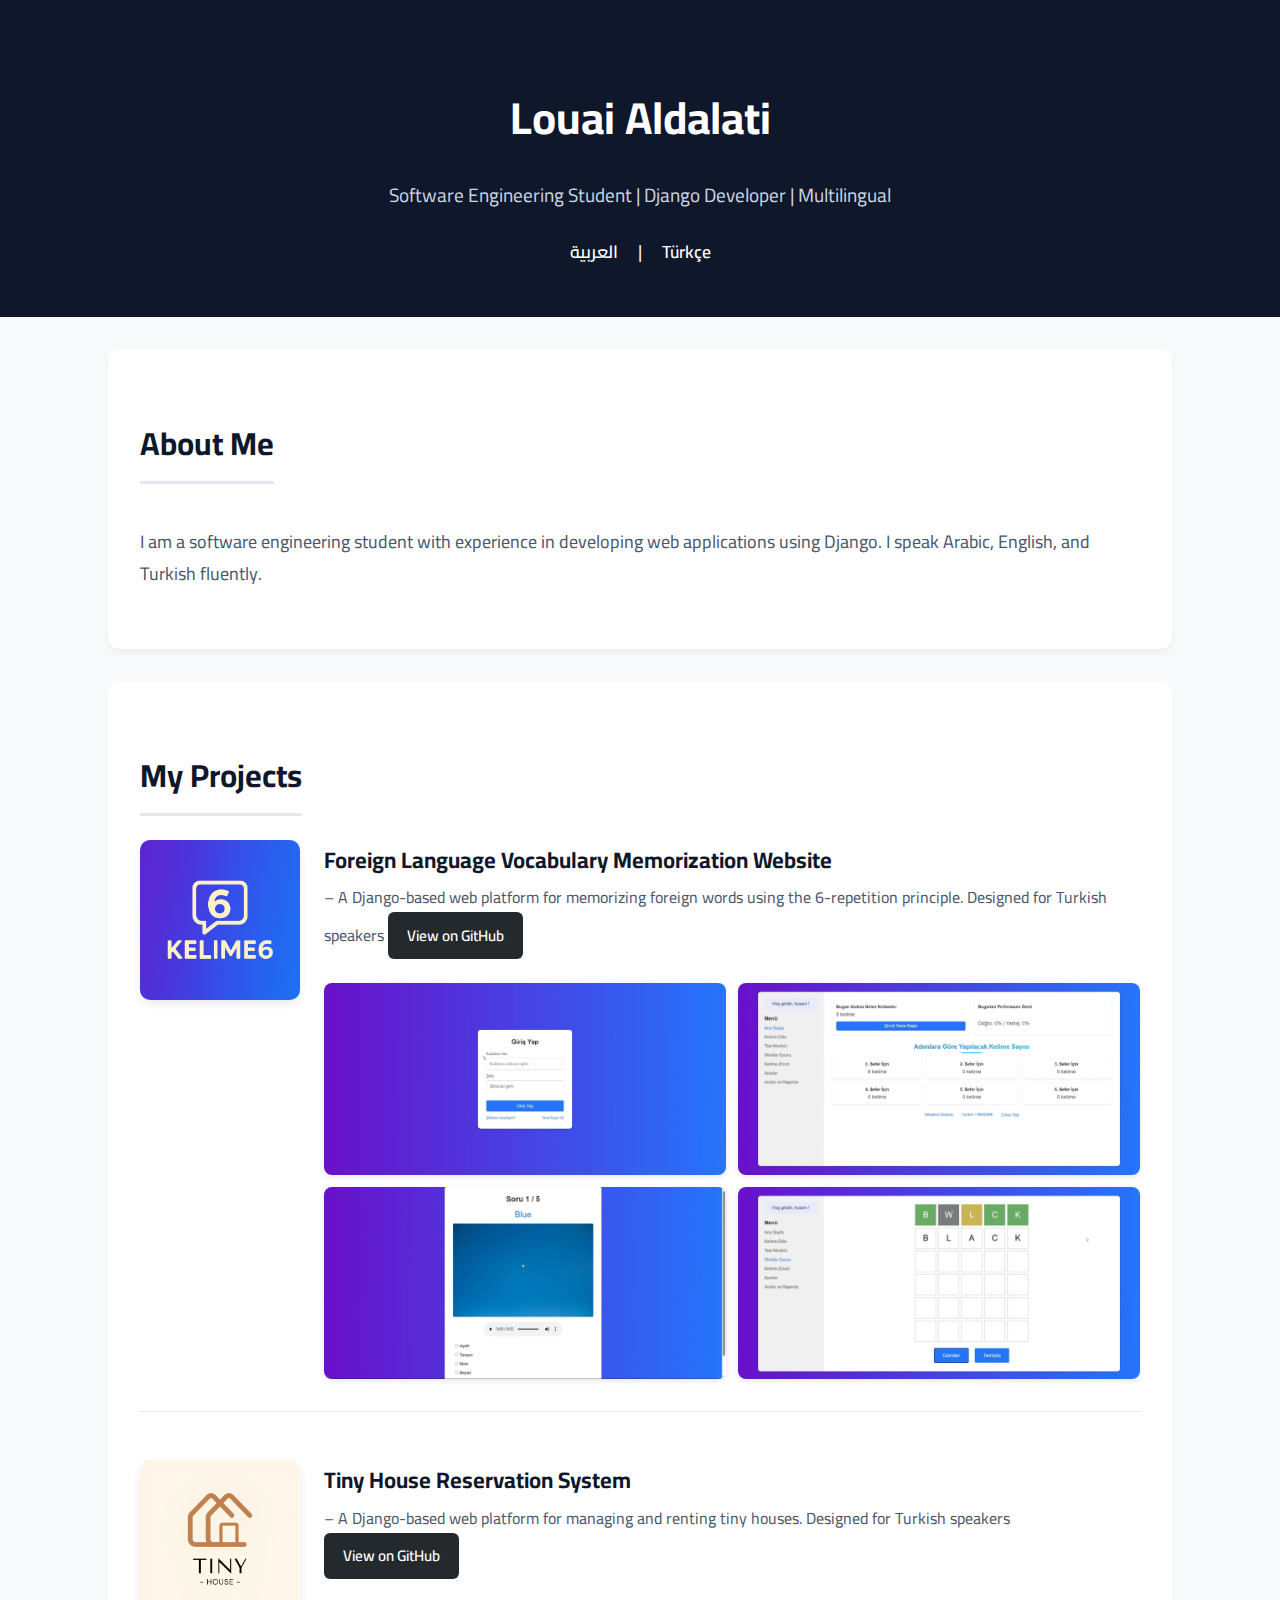
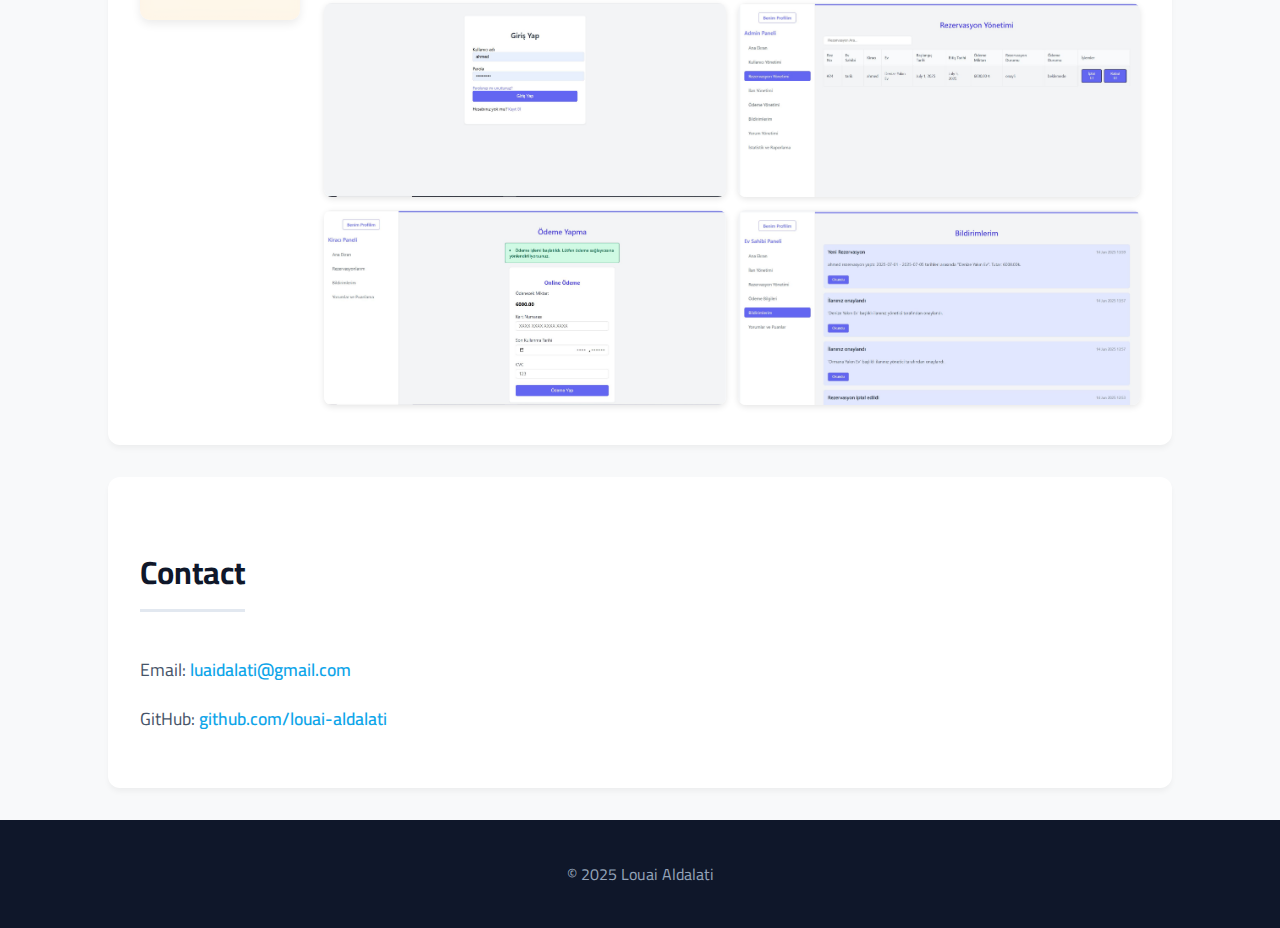
<file: index.html>
<!DOCTYPE html>
<html lang="en">
<head>
    <meta charset="UTF-8">
    <meta name="viewport" content="width=device-width, initial-scale=1.0">
    <title>Louai Aldalati – Software Engineer</title>
    <link rel="stylesheet" href="styles.css">
</head>
<body>
    <header>
        <h1>Louai Aldalati</h1>
        <p>Software Engineering Student | Django Developer | Multilingual</p>
        <nav>
            <a href="index_ar.html">العربية</a> |
            <a href="index_tr.html">Türkçe</a>
        </nav>
    </header>

    <section class="about">
        <h2>About Me</h2>
        <p>I am a software engineering student with experience in developing web applications using Django. I speak Arabic, English, and Turkish fluently.</p>
    </section>

    <section class="projects">
        <h2>My Projects</h2>
        <ul>
            <li class="project-item">
                <div class="project-logo">
                    <img src="images/kelime6/kelime6-logo.png" alt="Logo for Word Memorization Game">
                </div>
                <div class="project-content">
                    <strong>Foreign Language Vocabulary Memorization Website</strong> – A Django-based web platform for memorizing foreign words using the 6-repetition principle. Designed for Turkish speakers  
                    <a href="https://github.com/louai-aldalati/kelime6" target="_blank">View on GitHub</a>
                    <div class="project-media">
                        <img src="images/kelime6/kelime6-1.png" alt="Word Game Screenshot 1">
                        <img src="images/kelime6/kelime6-2.png" alt="Word Game Screenshot 2">
                        <img src="images/kelime6/kelime6-3.png" alt="Word Game Screenshot 3">
                        <img src="images/kelime6/kelime6-4.png" alt="Word Game Screenshot 4">
                    </div>
                </div>
            </li>

            <li class="project-item">
                <div class="project-logo">
                    <img src="images/tinyhouse/tinyhouse-logo.png" alt="Logo for Tiny House Reservation">
                </div>
                <div class="project-content">
                    <strong>Tiny House Reservation System</strong> – A Django-based web platform for managing and renting tiny houses. Designed for Turkish speakers
                    <a href="https://github.com/louai-aldalati/tinyhouse" target="_blank">View on GitHub</a>
                    <div class="project-media">
                        <img src="images/tinyhouse/tinyhouse-1.png" alt="Tiny House Screenshot 1">
                        <img src="images/tinyhouse/tinyhouse-2.png" alt="Tiny House Screenshot 2">
                        <img src="images/tinyhouse/tinyhouse-3.png" alt="Tiny House Screenshot 3">
                        <img src="images/tinyhouse/tinyhouse-4.png" alt="Tiny House Screenshot 4">
                    </div>
                </div>
            </li>
            
            <!-- يمكنك إضافة المزيد -->
        </ul>
    </section>

    <section class="contact">
        <h2>Contact</h2>
        <p>Email: <a href="mailto:luaidalati@gmail.com">luaidalati@gmail.com</a></p>
        <p>GitHub: <a href="https://github.com/louai-aldalati" target="_blank">github.com/louai-aldalati</a></p>
    </section>

    <footer>
        <p>&copy; 2025 Louai Aldalati</p>
    </footer>
</body>
</html>
</file>
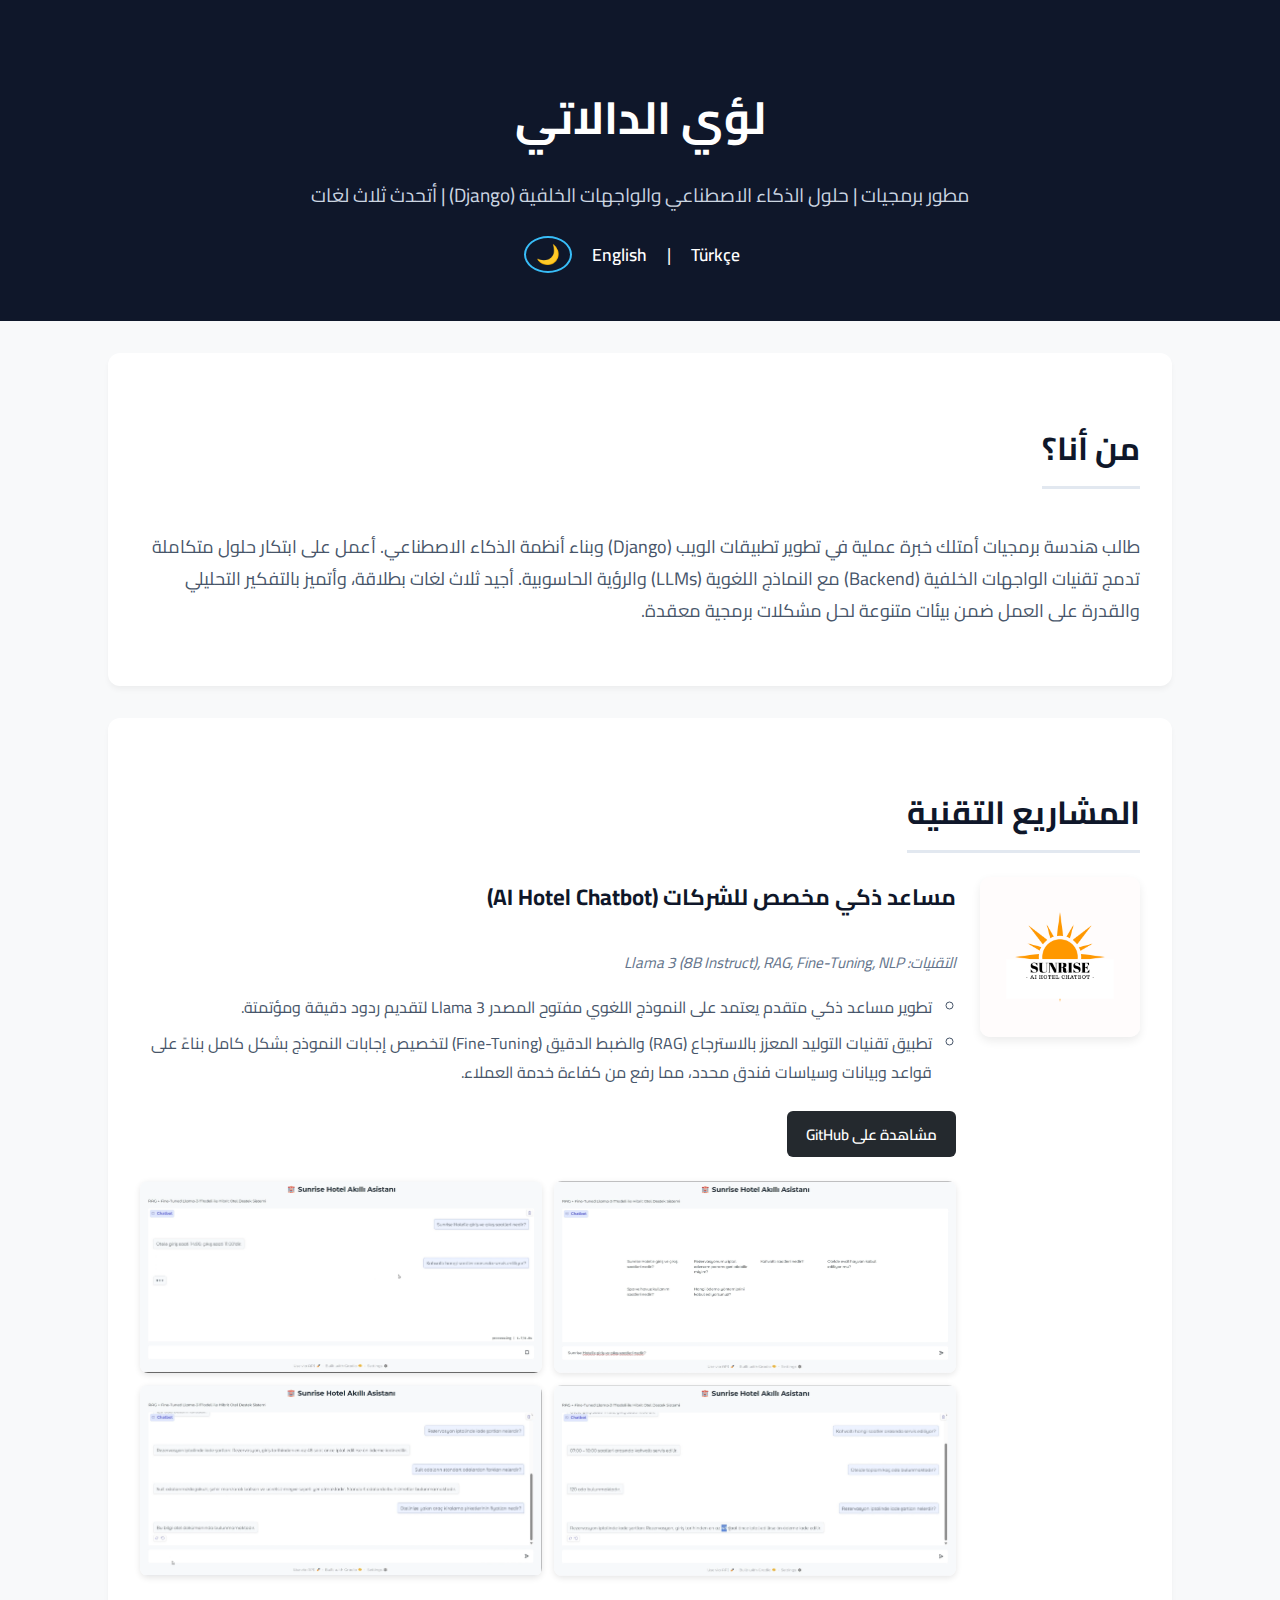
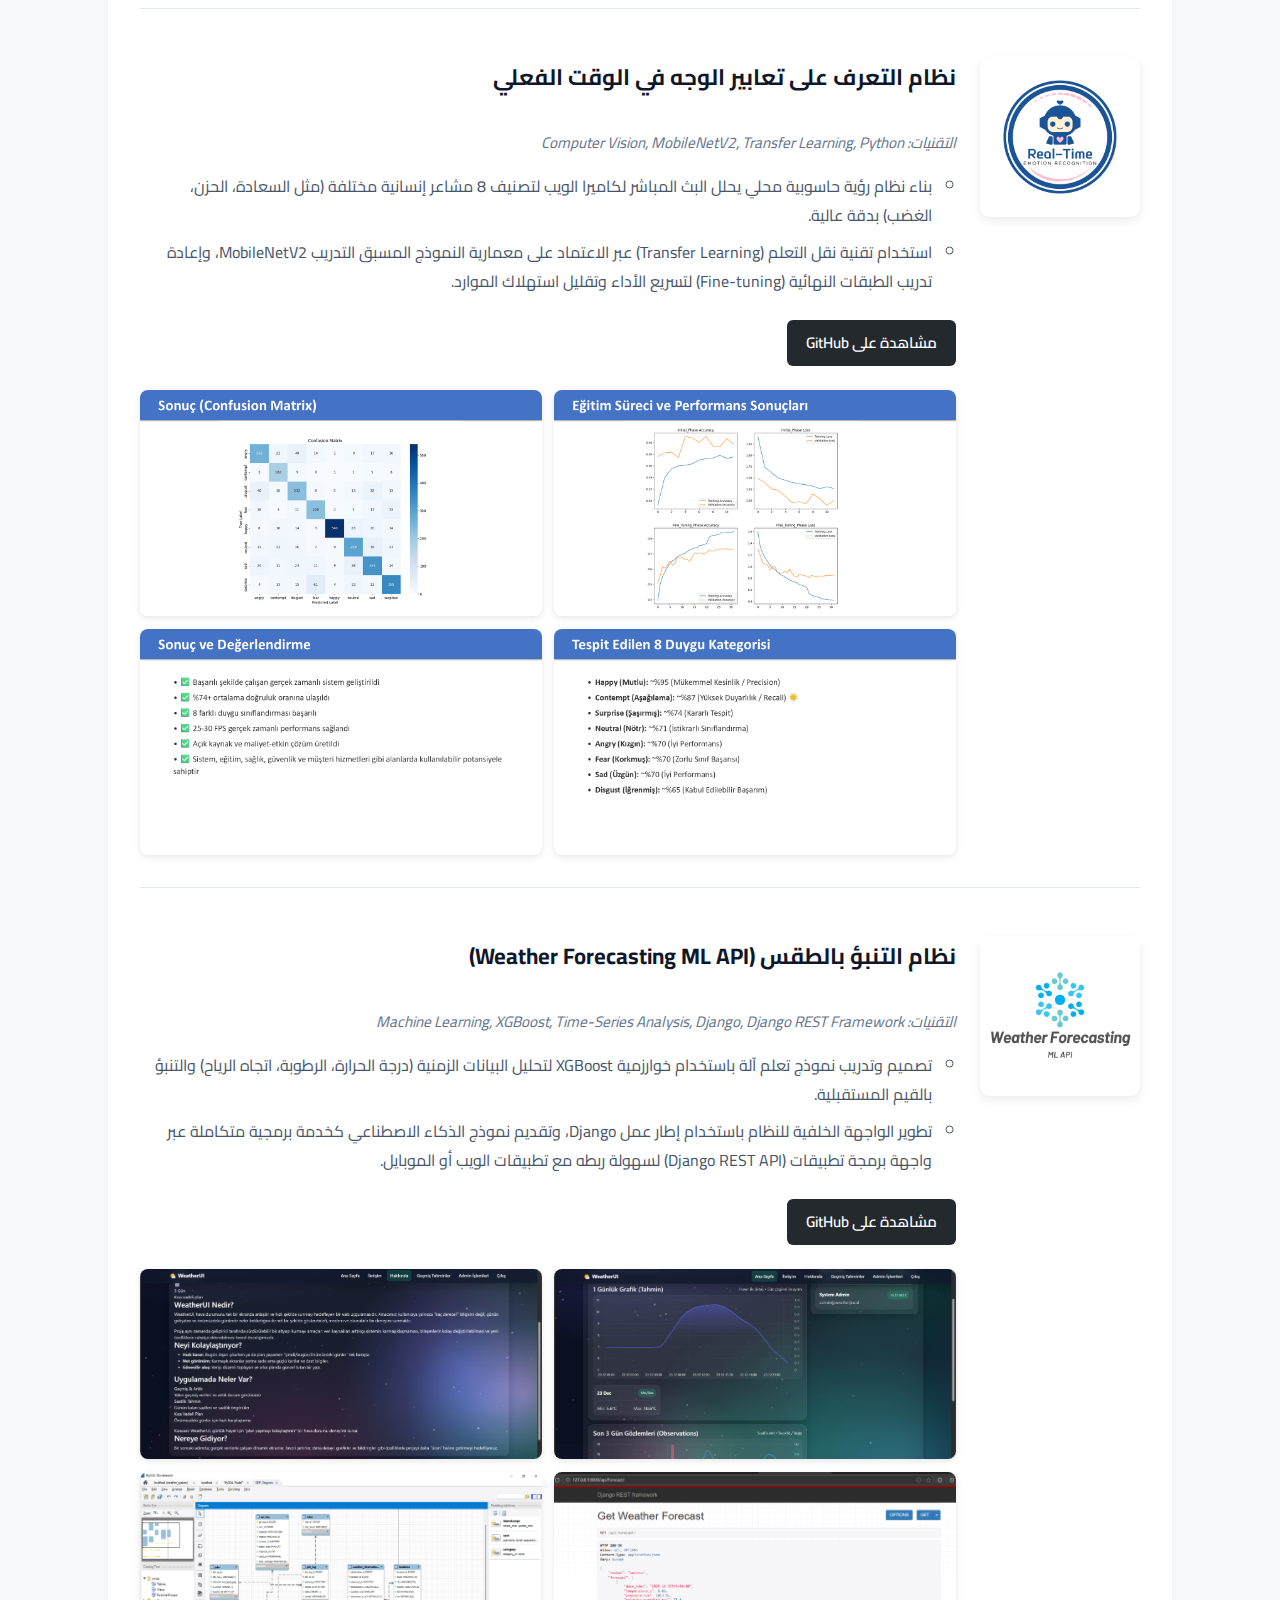
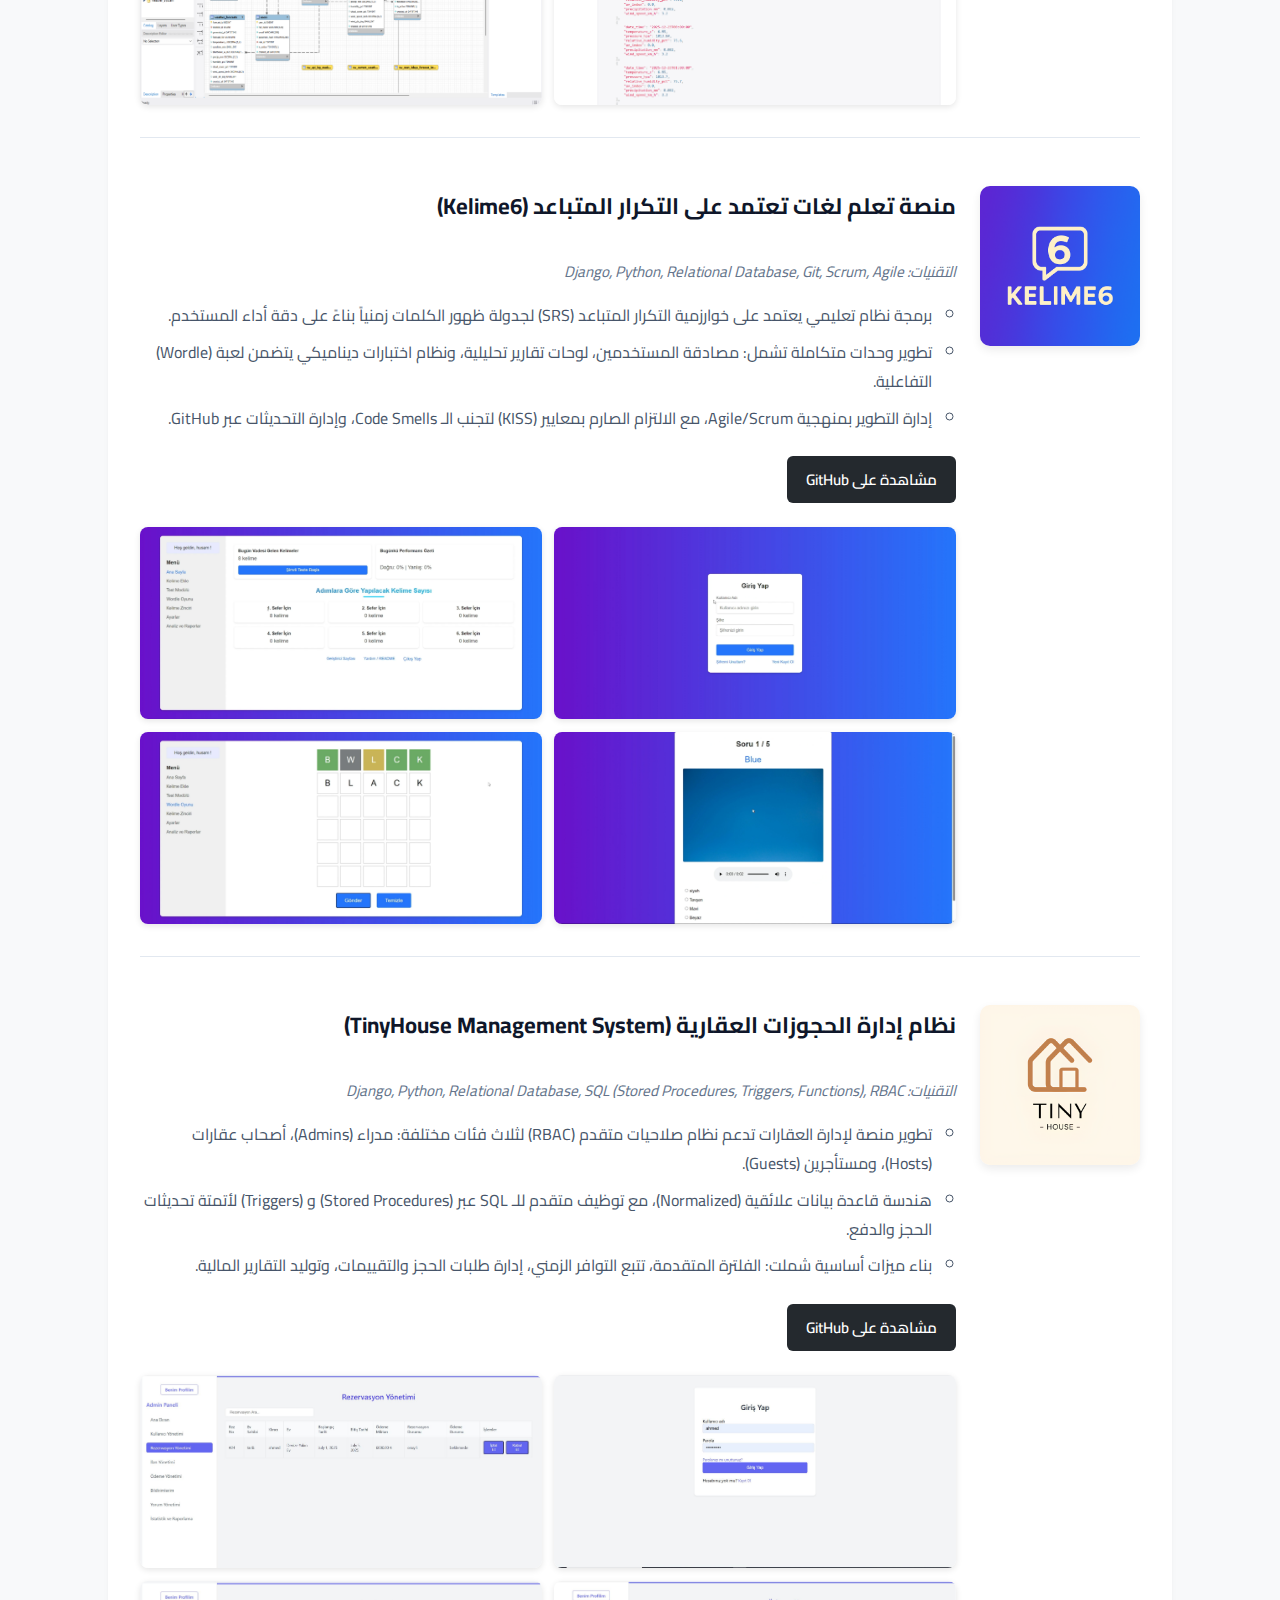
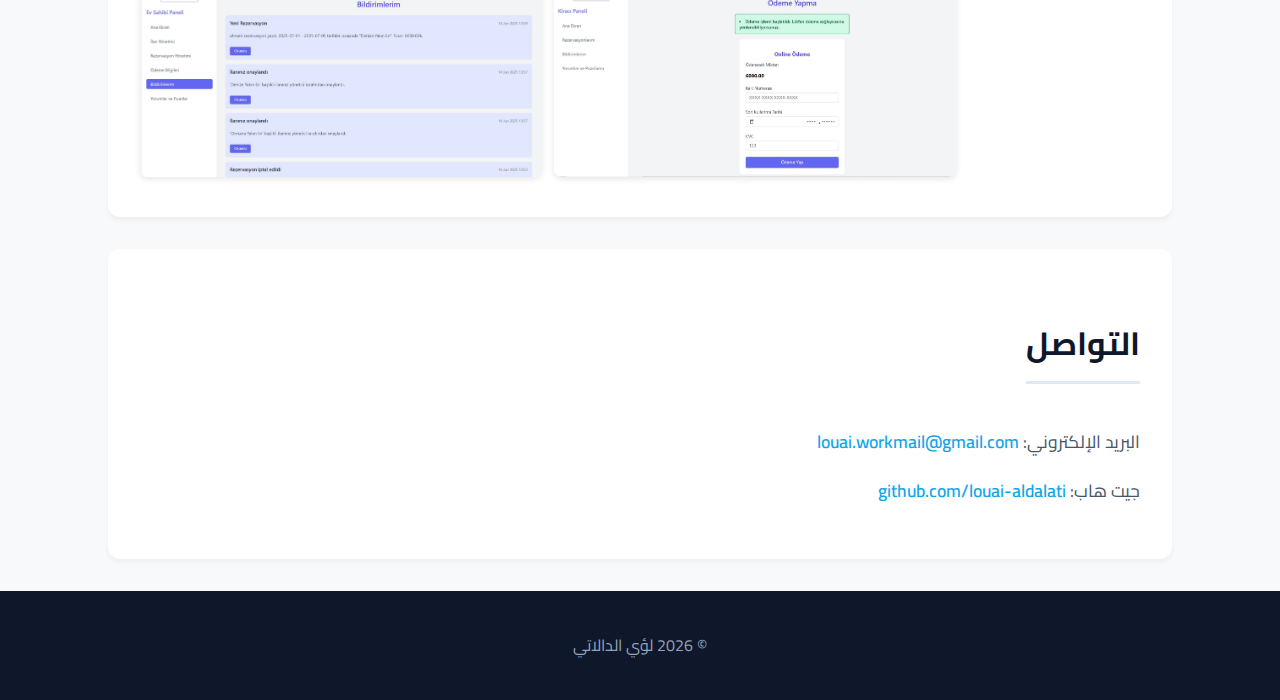
<file: index_ar.html>
<!DOCTYPE html>
<html lang="ar" dir="rtl">
<head>
    <meta charset="UTF-8">
    <meta name="viewport" content="width=device-width, initial-scale=1.0">
    <title>لؤي الدالاتي – مطور برمجيات</title>
    <link rel="stylesheet" href="styles.css">
</head>
<body>
    <header>
        <h1>لؤي الدالاتي</h1>
        <p>مطور برمجيات | حلول الذكاء الاصطناعي والواجهات الخلفية (Django) | أتحدث ثلاث لغات</p>
        <nav>
            <a href="index.html">English</a> |
            <a href="index_tr.html">Türkçe</a>
            <button id="theme-toggle" class="theme-btn">
                <span id="theme-icon">🌙</span>
            </button>
        </nav>
    </header>

    <section class="about">
        <h2>من أنا؟</h2>
        <p>طالب هندسة برمجيات أمتلك خبرة عملية في تطوير تطبيقات الويب (Django) وبناء أنظمة الذكاء الاصطناعي. أعمل على ابتكار حلول متكاملة تدمج تقنيات الواجهات الخلفية (Backend) مع النماذج اللغوية (LLMs) والرؤية الحاسوبية. أجيد ثلاث لغات بطلاقة، وأتميز بالتفكير التحليلي والقدرة على العمل ضمن بيئات متنوعة لحل مشكلات برمجية معقدة.</p>
    </section>

    <section class="projects">
    <h2>المشاريع التقنية</h2>
    <ul>
        <li class="project-item">
            <div class="project-logo">
                <img src="images/ai_hotel_chatbot/ai_hotel_chatbot_logo.png" alt="مساعد ذكي للشركات شعار">
            </div>
            <div class="project-content">
                <strong>مساعد ذكي مخصص للشركات (AI Hotel Chatbot)</strong> <br>
                <em>التقنيات: Llama 3 (8B Instruct), RAG, Fine-Tuning, NLP</em>
                <ul>
                    <li>تطوير مساعد ذكي متقدم يعتمد على النموذج اللغوي مفتوح المصدر Llama 3 لتقديم ردود دقيقة ومؤتمتة.</li>
                    <li>تطبيق تقنيات التوليد المعزز بالاسترجاع (RAG) والضبط الدقيق (Fine-Tuning) لتخصيص إجابات النموذج بشكل كامل بناءً على قواعد وبيانات وسياسات فندق محدد، مما رفع من كفاءة خدمة العملاء.</li>
                </ul>
                <a href="https://github.com/louai-aldalati/sunrise_hotel" target="_blank">مشاهدة على GitHub</a>
                <div class="project-media">
                    <img src="images/ai_hotel_chatbot/ai_hotel_chatbot_1.png" alt="لقطة شاشة 1 مساعد ذكي">
                    <img src="images/ai_hotel_chatbot/ai_hotel_chatbot_2.png" alt="لقطة شاشة 2 مساعد ذكي">
                    <img src="images/ai_hotel_chatbot/ai_hotel_chatbot_3.png" alt="لقطة شاشة 3 مساعد ذكي">
                    <img src="images/ai_hotel_chatbot/ai_hotel_chatbot_4.png" alt="لقطة شاشة 4 مساعد ذكي">
                </div>
            </div>
        </li>

        <li class="project-item">
            <div class="project-logo">
                <img src="images/real_time_emotion_recognition/real_time_emotion_recognition_logo.png" alt="نظام التعرف على تعابير الوجه شعار">
            </div>
            <div class="project-content">
                <strong>نظام التعرف على تعابير الوجه في الوقت الفعلي</strong> <br>
                <em>التقنيات: Computer Vision, MobileNetV2, Transfer Learning, Python</em>
                <ul>
                    <li>بناء نظام رؤية حاسوبية محلي يحلل البث المباشر لكاميرا الويب لتصنيف 8 مشاعر إنسانية مختلفة (مثل السعادة، الحزن، الغضب) بدقة عالية.</li>
                    <li>استخدام تقنية نقل التعلم (Transfer Learning) عبر الاعتماد على معمارية النموذج المسبق التدريب MobileNetV2، وإعادة تدريب الطبقات النهائية (Fine-tuning) لتسريع الأداء وتقليل استهلاك الموارد.</li>
                </ul>
                <a href="https://github.com/louai-aldalati/Emotion-Recognition-MobileNetV2" target="_blank">مشاهدة على GitHub</a>
                <div class="project-media">
                    <img src="images/real_time_emotion_recognition/real_time_emotion_recognition_1.png" alt="لقطة شاشة 1 للتعرف على المشاعر">
                    <img src="images/real_time_emotion_recognition/real_time_emotion_recognition_2.png" alt="لقطة شاشة 2 للتعرف على المشاعر">
                    <img src="images/real_time_emotion_recognition/real_time_emotion_recognition_3.png" alt="لقطة شاشة 3 للتعرف على المشاعر">
                    <img src="images/real_time_emotion_recognition/real_time_emotion_recognition_4.png" alt="لقطة شاشة 4 للتعرف على المشاعر">
                </div>
            </div>
        </li>

        <li class="project-item">
            <div class="project-logo">
                <img src="images/weather_forecasting_ml_ api/weather_forecasting_ml_ api_logo.png" alt="نظام التنبؤ بالطقس شعار">
            </div>
            <div class="project-content">
                <strong>نظام التنبؤ بالطقس (Weather Forecasting ML API)</strong> <br>
                <em>التقنيات: Machine Learning, XGBoost, Time-Series Analysis, Django, Django REST Framework</em>
                <ul>
                    <li>تصميم وتدريب نموذج تعلم آلة باستخدام خوارزمية XGBoost لتحليل البيانات الزمنية (درجة الحرارة، الرطوبة، اتجاه الرياح) والتنبؤ بالقيم المستقبلية.</li>
                    <li>تطوير الواجهة الخلفية للنظام باستخدام إطار عمل Django، وتقديم نموذج الذكاء الاصطناعي كخدمة برمجية متكاملة عبر واجهة برمجة تطبيقات (Django REST API) لسهولة ربطه مع تطبيقات الويب أو الموبايل.</li>
                </ul>
                <a href="https://github.com/louai-aldalati/weather-predictor" target="_blank">مشاهدة على GitHub</a>
                <div class="project-media">
                    <img src="images/weather_forecasting_ml_ api/weather_forecasting_ml_ api_1.png" alt="لقطة شاشة 1 للتنبؤ بالطقس">
                    <img src="images/weather_forecasting_ml_ api/weather_forecasting_ml_ api_2.png" alt="لقطة شاشة 2 للتنبؤ بالطقس">
                    <img src="images/weather_forecasting_ml_ api/weather_forecasting_ml_ api_3.png" alt="لقطة شاشة 3 للتنبؤ بالطقس">
                    <img src="images/weather_forecasting_ml_ api/weather_forecasting_ml_ api_4.png" alt="لقطة شاشة 4 للتنبؤ بالطقس">
                </div>
            </div>
        </li>

        <li class="project-item">
            <div class="project-logo">
                <img src="images/kelime6/kelime6_logo.png" alt="منصة تعلم لغات شعار">
            </div>
            <div class="project-content">
                <strong>منصة تعلم لغات تعتمد على التكرار المتباعد (Kelime6)</strong> <br>
                <em>التقنيات: Django, Python, Relational Database, Git, Scrum, Agile</em>
                <ul>
                    <li>برمجة نظام تعليمي يعتمد على خوارزمية التكرار المتباعد (SRS) لجدولة ظهور الكلمات زمنياً بناءً على دقة أداء المستخدم.</li>
                    <li>تطوير وحدات متكاملة تشمل: مصادقة المستخدمين، لوحات تقارير تحليلية، ونظام اختبارات ديناميكي يتضمن لعبة (Wordle) التفاعلية.</li>
                    <li>إدارة التطوير بمنهجية Agile/Scrum، مع الالتزام الصارم بمعايير (KISS) لتجنب الـ Code Smells، وإدارة التحديثات عبر GitHub.</li>
                </ul>
                <a href="https://github.com/louai-aldalati/kelime6" target="_blank">مشاهدة على GitHub</a>
                <div class="project-media">
                    <img src="images/kelime6/kelime6_1.png" alt="منصة Kelime6 لقطة شاشة 1">
                    <img src="images/kelime6/kelime6_2.png" alt="منصة Kelime6 لقطة شاشة 2">
                    <img src="images/kelime6/kelime6_3.png" alt="منصة Kelime6 لقطة شاشة 3">
                    <img src="images/kelime6/kelime6_4.png" alt="منصة Kelime6 لقطة شاشة 4">
                </div>
            </div>
        </li>

        <li class="project-item">
            <div class="project-logo">
                <img src="images/tinyhouse/tinyhouse_logo.png" alt="نظام إدارة الحجوزات العقارية شعار">
            </div>
            <div class="project-content">
                <strong>نظام إدارة الحجوزات العقارية (TinyHouse Management System)</strong> <br>
                <em>التقنيات: Django, Python, Relational Database, SQL (Stored Procedures, Triggers, Functions), RBAC</em>
                <ul>
                    <li>تطوير منصة لإدارة العقارات تدعم نظام صلاحيات متقدم (RBAC) لثلاث فئات مختلفة: مدراء (Admins)، أصحاب عقارات (Hosts)، ومستأجرين (Guests).</li>
                    <li>هندسة قاعدة بيانات علائقية (Normalized)، مع توظيف متقدم للـ SQL عبر (Stored Procedures) و (Triggers) لأتمتة تحديثات الحجز والدفع.</li>
                    <li>بناء ميزات أساسية شملت: الفلترة المتقدمة، تتبع التوافر الزمني، إدارة طلبات الحجز والتقييمات، وتوليد التقارير المالية.</li>
                </ul>
                <a href="https://github.com/louai-aldalati/tinyhouse" target="_blank">مشاهدة على GitHub</a>
                <div class="project-media">
                    <img src="images/tinyhouse/tinyhouse_1.png" alt="نظام TinyHouse لقطة شاشة 1">
                    <img src="images/tinyhouse/tinyhouse_2.png" alt="نظام TinyHouse لقطة شاشة 2">
                    <img src="images/tinyhouse/tinyhouse_3.png" alt="نظام TinyHouse لقطة شاشة 3">
                    <img src="images/tinyhouse/tinyhouse_4.png" alt="نظام TinyHouse لقطة شاشة 4">
                </div>
            </div>
        </li>
    </ul>
    </section>

    <section class="contact">
        <h2>التواصل</h2>
        <p>البريد الإلكتروني: <a href="mailto:louai.workmail@gmail.com">louai.workmail@gmail.com</a></p>
        <p>جيت هاب: <a href="https://github.com/louai-aldalati" target="_blank">github.com/louai-aldalati</a></p>
    </section>

    <footer>
        <p>&copy; 2026 لؤي الدالاتي</p>
    </footer>

    <div id="lightbox" class="lightbox">
        <span class="close-lightbox">&times;</span>
        <img class="lightbox-content" id="lightbox-img">
        <a class="prev-btn" onclick="changeImage(-1)">&#10094;</a>
        <a class="next-btn" onclick="changeImage(1)">&#10095;</a>
    </div>

    <script src="script.js"></script>

</body>
</html>
</file>
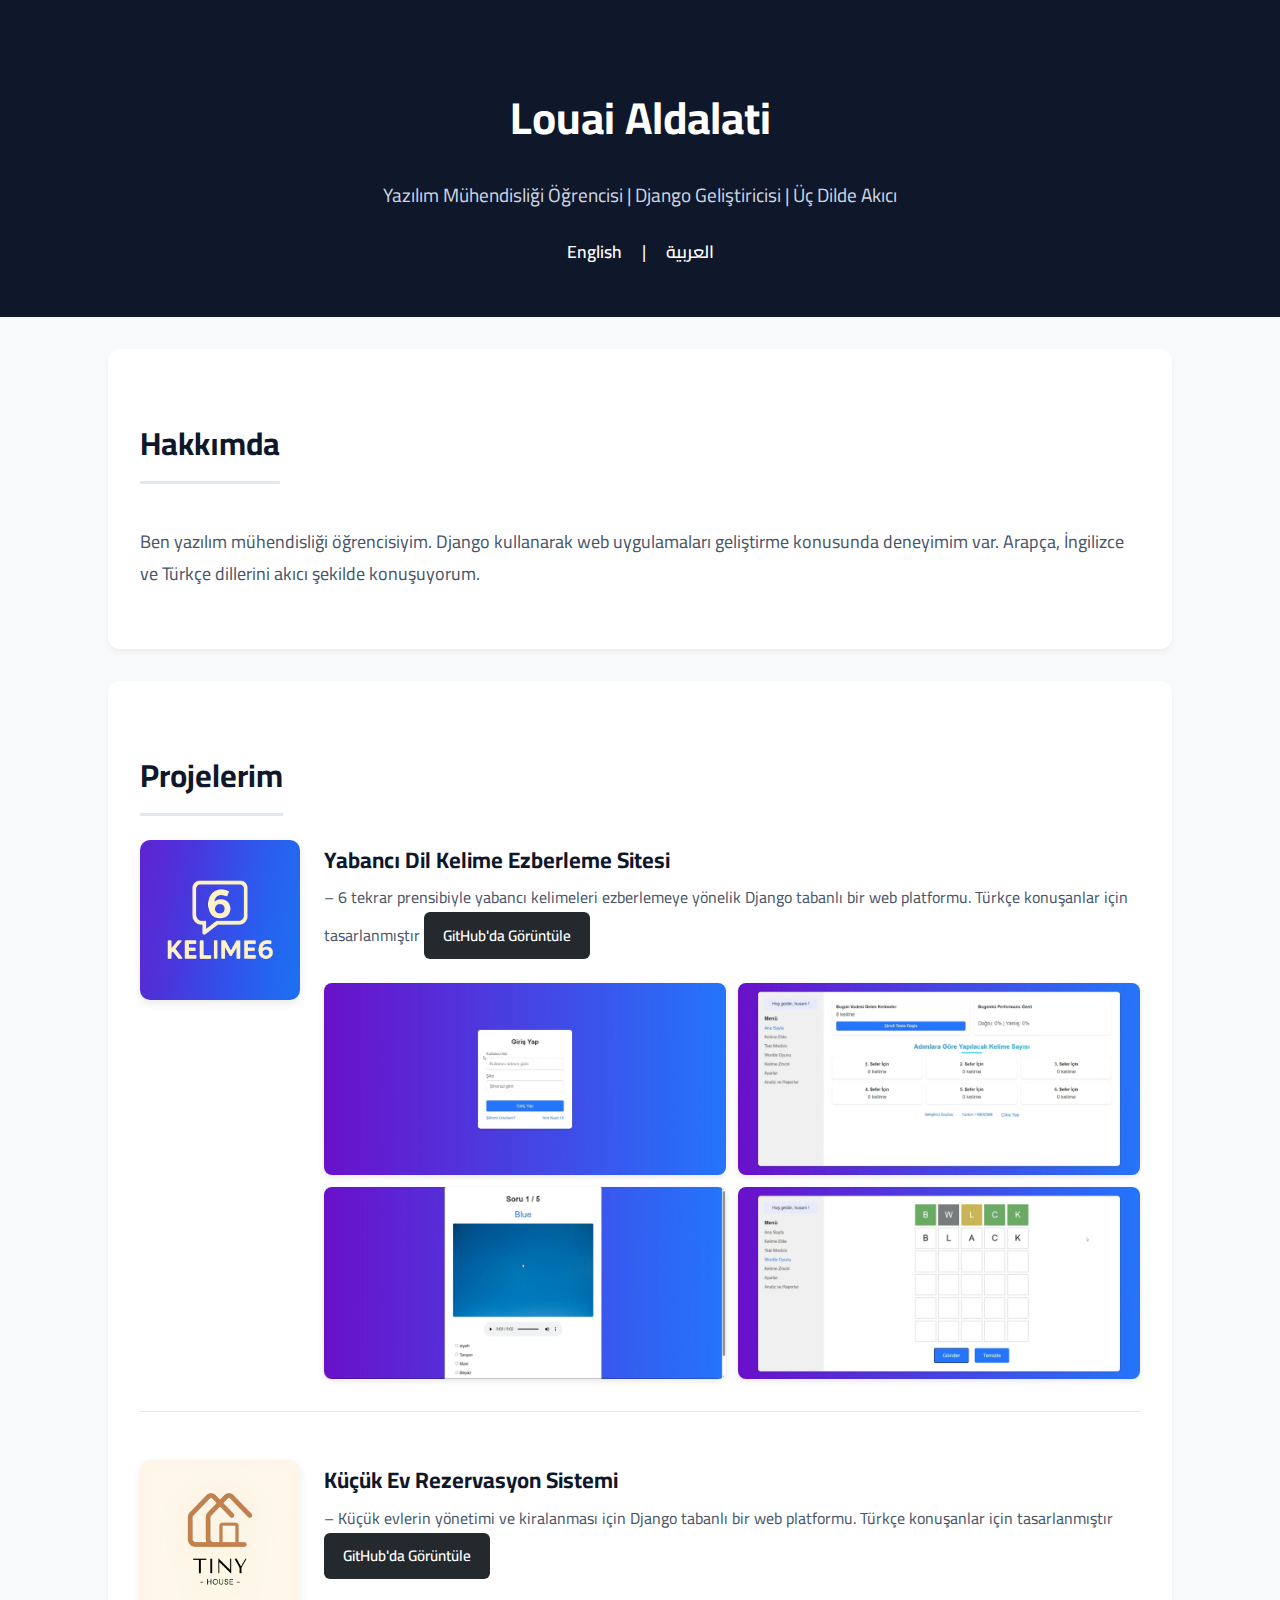
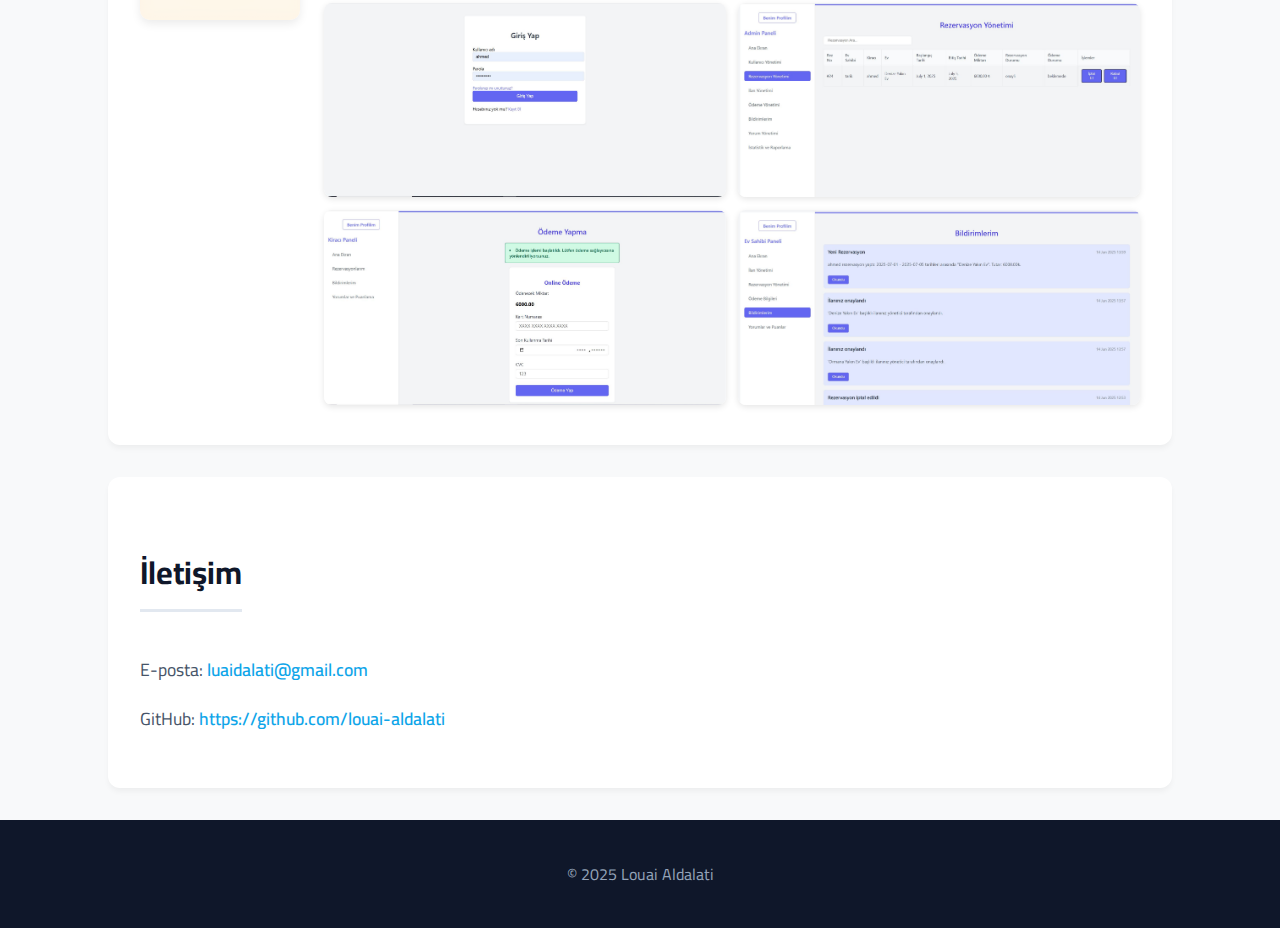
<file: index_tr.html>
<!DOCTYPE html>
<html lang="tr">
<head>
    <meta charset="UTF-8">
    <meta name="viewport" content="width=device-width, initial-scale=1.0">
    <title>Louai Dalati – Yazılım Mühendisliği Öğrencisi</title>
    <link rel="stylesheet" href="styles.css">
</head>
<body>
    <header>
        <h1>Louai Aldalati</h1>
        <p>Yazılım Mühendisliği Öğrencisi | Django Geliştiricisi | Üç Dilde Akıcı</p>
        <nav>
            <a href="index.html">English</a> |
            <a href="index_ar.html">العربية</a>
        </nav>
    </header>

    <section class="about">
        <h2>Hakkımda</h2>
        <p>Ben yazılım mühendisliği öğrencisiyim. Django kullanarak web uygulamaları geliştirme konusunda deneyimim var. Arapça, İngilizce ve Türkçe dillerini akıcı şekilde konuşuyorum.</p>
    </section>

    <section class="projects">
    <h2>Projelerim</h2>
    <ul>
        <li class="project-item">
            <div class="project-logo">
                <img src="images/kelime6/kelime6-logo.png" alt="6 Tekrar Prensibine Dayalı Kelime Ezberleme Oyunu Logosu">
            </div>
            <div class="project-content">
                <strong>Yabancı Dil Kelime Ezberleme Sitesi</strong> – 6 tekrar prensibiyle yabancı kelimeleri ezberlemeye yönelik Django tabanlı bir web platformu. Türkçe konuşanlar için tasarlanmıştır  
                <a href="https://github.com/louai-aldalati/kelime6" target="_blank">GitHub'da Görüntüle</a>
                <div class="project-media">
                    <img src="images/kelime6/kelime6-1.png" alt="Kelime Ezberleme Oyunu Ekran Görüntüsü 1">
                    <img src="images/kelime6/kelime6-2.png" alt="Kelime Ezberleme Oyunu Ekran Görüntüsü 2">
                    <img src="images/kelime6/kelime6-3.png" alt="Kelime Ezberleme Oyunu Ekran Görüntüsü 3">
                    <img src="images/kelime6/kelime6-4.png" alt="Kelime Ezberleme Oyunu Ekran Görüntüsü 4">
                </div>
            </div>
        </li>
        <li class="project-item">
            <div class="project-logo">
                <img src="images/tinyhouse/tinyhouse-logo.png" alt="Tiny House Rezervasyon Sistemi Logosu">
            </div>
            <div class="project-content">
                <strong>Küçük Ev Rezervasyon Sistemi</strong> – Küçük evlerin yönetimi ve kiralanması için Django tabanlı bir web platformu. Türkçe konuşanlar için tasarlanmıştır
                <a href="https://github.com/louai-aldalati/tinyhouse" target="_blank">GitHub'da Görüntüle</a>
                <div class="project-media">
                    <img src="images/tinyhouse/tinyhouse-1.png" alt="Tiny House Rezervasyon Sistemi Ekran Görüntüsü 1">
                    <img src="images/tinyhouse/tinyhouse-2.png" alt="Tiny House Rezervasyon Sistemi Ekran Görüntüsü 2">
                    <img src="images/tinyhouse/tinyhouse-3.png" alt="Tiny House Rezervasyon Sistemi Ekran Görüntüsü 3">
                    <img src="images/tinyhouse/tinyhouse-4.png" alt="Tiny House Rezervasyon Sistemi Ekran Görüntüsü 4">
                </div>
            </div>
        </li>
        <!-- Daha fazla proje eklemek için buraya ekleyebilirsiniz -->
    </ul>
</section>

    <section class="contact">
        <h2>İletişim</h2>
        <p>E-posta: <a href="mailto:luaidalati@gmail.com">luaidalati@gmail.com</a></p>
        <p>GitHub: <a href="https://github.com/louai-aldalati" target="_blank">https://github.com/louai-aldalati</a></p>
    </section>

    <footer>
        <p>&copy; 2025 Louai Aldalati</p>
    </footer>
</body>
</html>
</file>
<file: styles.css>
/* ======= استيراد خطوط حديثة ======= */
@import url('https://fonts.googleapis.com/css2?family=Cairo:wght@400;600;700&family=Inter:wght@400;600;700&display=swap');

/* ======= متغيرات الألوان ======= */
:root {
    --bg-color: #f8f9fa;
    --section-bg: #ffffff;
    --text-color: #475569;      /* لون النصوص العادية */
    --heading-color: #0f172a;   /* لون العناوين والخط العريض */
    --text-muted: #64748b;      /* لون النصوص الثانوية */
    --header-bg: #0f172a;
    --header-text: #ffffff;
    --border-color: #e2e8f0;    /* لون الفواصل والحدود */
    --link-color: #0ea5e9;
    --card-shadow: rgba(0, 0, 0, 0.05);
}

/* ======= ألوان الوضع الليلي ======= */
[data-theme="dark"] {
    --bg-color: #0f172a;
    --section-bg: #1e293b;
    --text-color: #cbd5e1;      /* نصوص فاتحة للقراءة */
    --heading-color: #f8fafc;   /* عناوين بيضاء ناصعة */
    --text-muted: #94a3b8;      /* نصوص ثانوية فاتحة */
    --header-bg: #020617;
    --header-text: #38bdf8;
    --border-color: #334155;    /* فواصل داكنة تناسب الخلفية */
    --link-color: #38bdf8;
    --card-shadow: rgba(0, 0, 0, 0.3);
}

/* ======= أساسي ======= */
body {
    font-family: 'Cairo', 'Inter', sans-serif;
    margin: 0;
    padding: 0;
    line-height: 1.8;
    background-color: var(--bg-color);
    color: var(--text-color);
    transition: background-color 0.3s, color 0.3s;
    font-size: 18px;
}

/* ======= الرأس ======= */
header {
    background-color: var(--header-bg);
    color: var(--header-text);
    padding: 3rem 1rem;
    text-align: center;
    transition: background-color 0.3s, color 0.3s;
}
header h1 {
    font-size: 2.8rem;
    margin-bottom: 0.5rem;
    font-weight: 700;
}
header p {
    font-size: 1.2rem;
    margin-bottom: 1.5rem;
    color: #cbd5e1; 
}
header nav a {
    color: #fff;
    margin: 0 1rem;
    text-decoration: none;
    font-size: 1.1rem;
    font-weight: 600;
    transition: color 0.3s ease;
}
header nav a:hover {
    color: #38bdf8; 
}

/* ======= العناوين ======= */
h2 {
    font-size: 2rem;
    margin-bottom: 1.5rem;
    color: var(--heading-color); /* تم ربطها بالمتغير */
    border-bottom: 3px solid var(--border-color); /* تم ربطها بالمتغير */
    padding-bottom: 0.5rem;
    display: inline-block;
    transition: color 0.3s, border-color 0.3s;
}

/* ======= الأقسام ======= */
section {
    padding: 2.5rem 2rem;
    max-width: 1000px; 
    margin: 2rem auto;
    background-color: var(--section-bg);
    border-radius: 12px; 
    box-shadow: 0 4px 6px -1px var(--card-shadow);
    transition: background-color 0.3s, box-shadow 0.3s;
}

/* ======= القوائم الرئيسية ======= */
.projects > ul {
    list-style: none; 
    padding: 0;
    margin: 0;
}

/* ======= مشاريع ======= */
.project-item {
    display: flex;
    flex-wrap: wrap;
    align-items: flex-start;
    gap: 1.5rem;
    margin-bottom: 3rem;
    padding-bottom: 2rem;
    border-bottom: 1px solid var(--border-color); /* تم ربطها بالمتغير */
    transition: border-color 0.3s;
}
.project-item:last-child {
    border-bottom: none;
    margin-bottom: 0;
    padding-bottom: 0;
}

.project-logo img {
    width: 160px;
    height: auto;
    border-radius: 10px;
    box-shadow: 0 4px 10px rgba(0,0,0,0.08);
    transition: transform 0.3s ease;
}
.project-logo img:hover {
    transform: scale(1.05); 
}

.project-content {
    flex: 1;
    min-width: 300px; 
    font-size: 1rem;
}
.project-content strong {
    font-size: 1.4rem;
    color: var(--heading-color); /* تم ربطها بالمتغير */
    display: block;
    margin-bottom: 0.2rem;
    transition: color 0.3s;
}
.project-content em {
    font-size: 0.95rem;
    color: var(--text-muted); /* تم ربطها بالمتغير */
    display: block;
    margin-bottom: 1rem;
    transition: color 0.3s;
}

/* تنسيق النقاط الداخلية لتفاصيل المشروع */
.project-content ul {
    padding-inline-start: 1.5rem;
    margin-bottom: 1.5rem;
    color: var(--text-color); /* تم ربطها بالمتغير */
    transition: color 0.3s;
}
.project-content ul li {
    margin-bottom: 0.5rem;
}

/* زر GitHub */
.project-content > a {
    display: inline-block;
    background-color: #24292e; 
    color: #fff;
    padding: 0.6rem 1.2rem;
    border-radius: 6px;
    text-decoration: none;
    font-weight: 600;
    font-size: 0.95rem;
    transition: background-color 0.3s ease, transform 0.2s ease;
    margin-bottom: 1.5rem;
}
.project-content > a:hover {
    background-color: #000;
    transform: translateY(-2px); 
}

/* صور المشاريع (Screenshots) */
.project-media {
    display: flex;
    flex-wrap: wrap;
    gap: 0.8rem;
}
.project-media img {
    width: calc(50% - 0.4rem);
    height: auto;
    border-radius: 8px;
    box-shadow: 0 2px 6px rgba(0,0,0,0.1);
    transition: transform 0.3s ease, box-shadow 0.3s ease;
}
.project-media img:hover {
    transform: translateY(-3px) scale(1.02);
    box-shadow: 0 8px 15px rgba(0,0,0,0.15);
    z-index: 1;
}

/* ======= تواصل ======= */
.contact p {
    font-size: 1.1rem;
    margin-bottom: 0.8rem;
}
.contact a {
    color: var(--link-color); /* تم ربطها بالمتغير */
    text-decoration: none;
    font-weight: 600;
    transition: color 0.3s;
}
.contact a:hover {
    text-decoration: underline;
}

/* ======= تذييل ======= */
footer {
    background: #0f172a;
    color: #94a3b8;
    text-align: center;
    padding: 1.5rem;
    font-size: 1rem;
    margin-top: 2rem;
}

/* ======= النافذة المنبثقة للصور (Lightbox) ======= */
.lightbox {
    display: none; 
    position: fixed;
    z-index: 1000;
    padding-top: 50px;
    left: 0;
    top: 0;
    width: 100%;
    height: 100%;
    background-color: rgba(15, 23, 42, 0.95); 
    backdrop-filter: blur(5px); 
}

.lightbox-content {
    margin: auto;
    display: block;
    max-width: 90%;
    max-height: 80vh;
    border-radius: 8px;
    box-shadow: 0 4px 15px rgba(0,0,0,0.5);
    animation: zoomIn 0.3s ease;
}

@keyframes zoomIn {
    from {transform: scale(0.9); opacity: 0;}
    to {transform: scale(1); opacity: 1;}
}

/* زر الإغلاق */
.close-lightbox {
    position: absolute;
    top: 20px;
    right: 35px;
    color: #f1f1f1;
    font-size: 40px;
    font-weight: bold;
    cursor: pointer;
    transition: color 0.3s;
}

.close-lightbox:hover,
.close-lightbox:focus {
    color: #38bdf8;
}

/* أزرار التنقل (التالي والسابق) */
.prev-btn, .next-btn {
    cursor: pointer;
    position: absolute;
    top: 50%;
    width: auto;
    padding: 16px;
    margin-top: -50px;
    color: white;
    font-weight: bold;
    font-size: 30px;
    transition: 0.3s;
    border-radius: 0 3px 3px 0;
    user-select: none;
}

.next-btn {
    right: 5%;
    border-radius: 3px 0 0 3px;
}

.prev-btn {
    left: 5%;
}

.prev-btn:hover, .next-btn:hover {
    background-color: rgba(0, 0, 0, 0.8);
    color: #38bdf8;
}

/* تعديل مؤشر الماوس للصور لتوضيح أنها قابلة للضغط */
.project-media img, .project-logo img {
    cursor: pointer;
}

/* تنسيق زر التبديل */
.theme-btn {
    background: none;
    border: 2px solid #38bdf8;
    cursor: pointer;
    border-radius: 50%;
    padding: 5px 10px;
    font-size: 1.2rem;
    transition: transform 0.3s ease;
}
.theme-btn:hover { transform: scale(1.1); }
</file>
